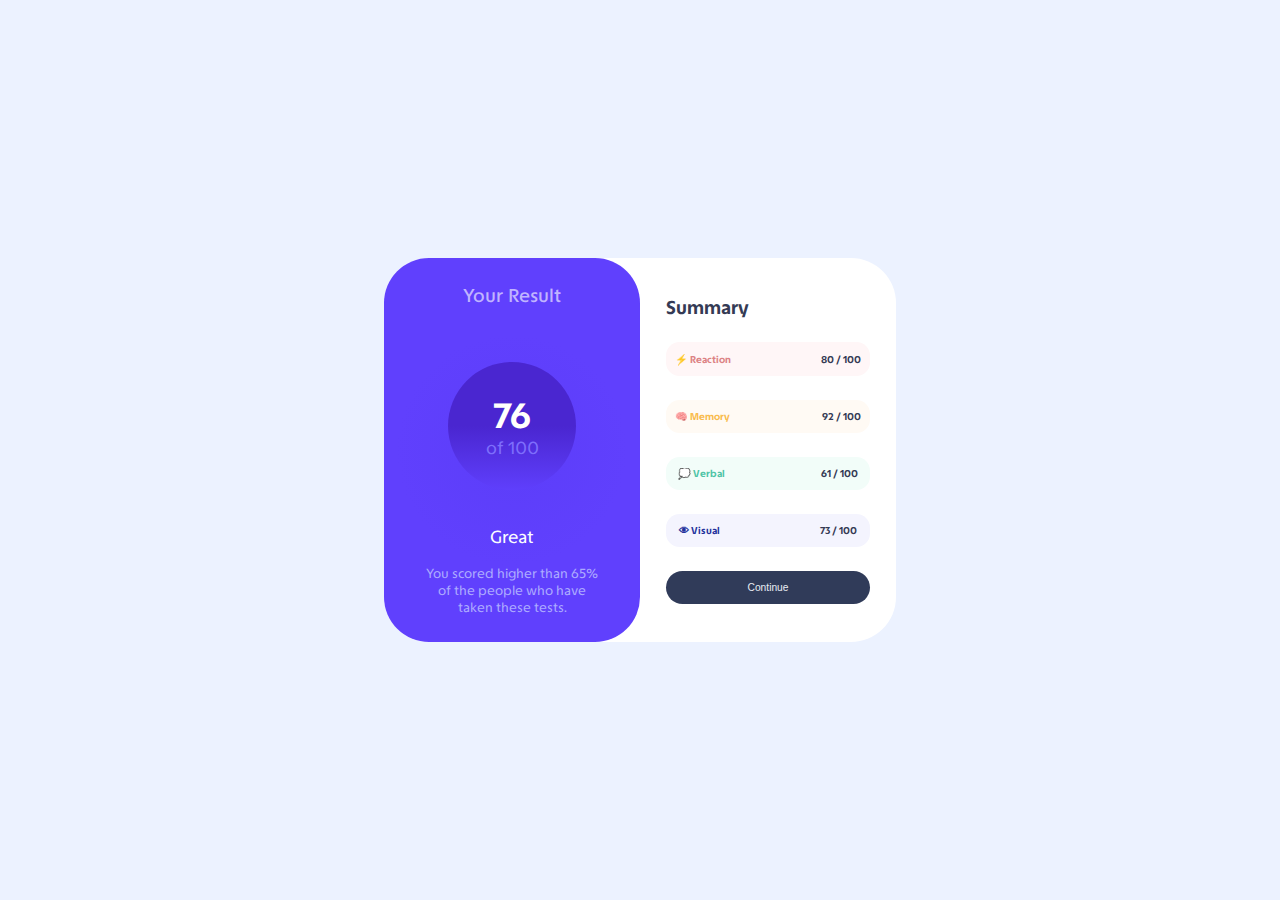
<file: index.html>
<!DOCTYPE html>
<html lang="en">
<head>
  <meta charset="UTF-8">
  <meta name="viewport" content="width=device-width, initial-scale=1.0">
  <link rel="preconnect" href="https://fonts.googleapis.com">
  <link rel="preconnect" href="https://fonts.gstatic.com" crossorigin>
  <link href="https://fonts.googleapis.com/css2?family=Inter:ital,opsz,wght@0,14..32,100..900;1,14..32,100..900&family=Luckiest+Guy&family=Roboto:wght@400;500;700&family=TASA+Explorer:wght@400..800&display=swap" rel="stylesheet">
  <link rel="stylesheet" href="responsive-layout-1.css">
  <title>Responsive Layout 1</title>
</head>
<body>
  <main>
    <div class="main-container">
      <div class="sub-container1">
        <p class="result">Your Result</p>
        <div class="score-container">
          <p class="score"><span>76</span> <br> of 100</p>
        </div>
        <p class="remarks"><span>Great</span> <br><br> You scored higher than 65% of <br class="br1">the people who have taken <br class="br1">these tests.</p>
      </div>

      <div class="sub-container2">
        <p class="summary">Summary</p>
        <div class="stats-1 stats">
          <p class="category">&#x26A1; Reaction</p>
          <p class="stats-score">80 / 100</p>
        </div>
        <div class="stats-2 stats">
          <p class="category">&#x1F9E0; Memory</p>
          <p class="stats-score">92 / 100</p>
        </div>
        <div class="stats-3 stats">
          <p class="category">&#x1F4AD; Verbal</p>
          <p class="stats-score">61 / 100</p>
        </div>
        <div class="stats-4 stats">
          <p class="category">&#x1F441; Visual</p>
          <p class="stats-score">73 / 100</p>
        </div>
        <button class="continue">Continue</button>
      </div>
    </div>
  </main>
</body>
</html>
</file>
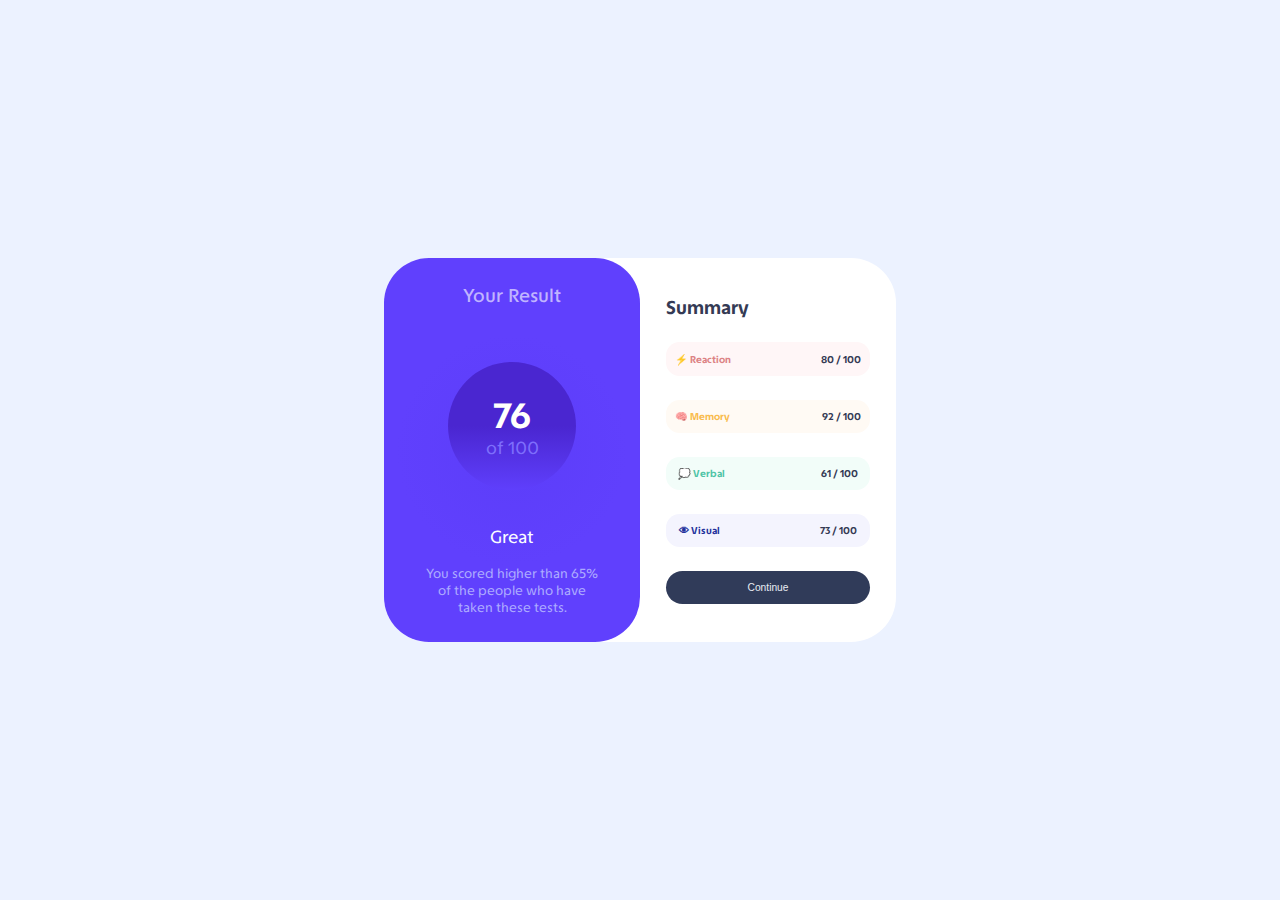
<file: responsive-layout-1.html>
<!DOCTYPE html>
<html lang="en">
<head>
  <meta charset="UTF-8">
  <meta name="viewport" content="width=device-width, initial-scale=1.0">
  <link rel="preconnect" href="https://fonts.googleapis.com">
  <link rel="preconnect" href="https://fonts.gstatic.com" crossorigin>
  <link href="https://fonts.googleapis.com/css2?family=Inter:ital,opsz,wght@0,14..32,100..900;1,14..32,100..900&family=Luckiest+Guy&family=Roboto:wght@400;500;700&family=TASA+Explorer:wght@400..800&display=swap" rel="stylesheet">
  <link rel="stylesheet" href="responsive-layout-1.css">
  <title>Responsive Layout 1</title>
</head>
<body>
  <main>
    <div class="main-container">
      <div class="sub-container1">
        <p class="result">Your Result</p>
        <div class="score-container">
          <p class="score"><span>76</span> <br> of 100</p>
        </div>
        <p class="remarks"><span>Great</span> <br><br> You scored higher than 65% of <br class="br1">the people who have taken <br class="br1">these tests.</p>
      </div>

      <div class="sub-container2">
        <p class="summary">Summary</p>
        <div class="stats-1 stats">
          <p class="category">&#x26A1; Reaction</p>
          <p class="stats-score">80 / 100</p>
        </div>
        <div class="stats-2 stats">
          <p class="category">&#x1F9E0; Memory</p>
          <p class="stats-score">92 / 100</p>
        </div>
        <div class="stats-3 stats">
          <p class="category">&#x1F4AD; Verbal</p>
          <p class="stats-score">61 / 100</p>
        </div>
        <div class="stats-4 stats">
          <p class="category">&#x1F441; Visual</p>
          <p class="stats-score">73 / 100</p>
        </div>
        <button class="continue">Continue</button>
      </div>
    </div>
  </main>
</body>
</html>
</file>
<file: responsive-layout-1.css>
html {
  font-size: 62.5%;
}

:root {
  --border-radius: 5rem;
}

* {
  box-sizing: border-box;
  padding: 0;
  margin: 0;
}

body {
  background-color: #ecf2ff;
  font-family: TASA Explorer;
  display: flex;
  justify-content: center;
  align-items: center;
  min-height: 100vh;
}

main {
  width: auto;
  height: auto;
}

.main-container {
  background-color: #ffffff;
  height: clamp(10rem, 70vw,70rem);
  width: clamp(35rem, 40vw, 100rem);
  border-radius: var(--border-radius);
  display: flex;
}

.sub-container1, .sub-container2 {
  height: 100%;
  width: 50%;
}

.sub-container1 {
  background: #5D3EFA;
  background: radial-gradient(circle,rgba(93, 62, 250, 1) 12%, rgba(96, 64, 253, 1) 50%);
  border-radius: var(--border-radius);
  text-align: center;
  display: flex;
  flex-direction: column;
  align-items: center;
  justify-content: center;
  gap: 4rem;
  padding-block: 5%;
}

.result {
  font-size: clamp(2rem, 1.5vw, 5rem);
  color: #c0b4ff;
  font-weight: 500;
  margin-bottom: 1em;
}

.score-container {
  background: #5F3FFC;
  background: linear-gradient(0deg,rgba(95, 63, 252, 1) 0%, rgba(74, 38, 208, 1) 50%);
  width: clamp(8rem, 50%, 25rem);
  aspect-ratio: 1;
  border-radius: 50%;
  display: flex;
  align-items: center;
  justify-content: center;
}

.score {
  font-size: clamp(0.8rem, 3vw, 2.5rem); 
  color: #7e6efc;
}

.score span {
  color: #fffffc;
  font-size: clamp(1.8rem, 6vw, 5rem);
  font-weight: bolder;
}

.remarks {
  color: #acaaff;
  font-size: clamp(1rem, 0.8vw, 6rem);
  margin-inline: 15%;
}

.remarks span {
  color: #fbfdff;
  font-size: clamp(1.5rem, 1.4vw, 6rem);
}

/* sub-container2 */
.sub-container2 {
  padding-inline: 5%;
  display: flex;
  flex-direction: column;
  align-items: flex-start;
  justify-content: space-around;
  padding-block: 5%;
}

.summary {
  font-size: clamp(2rem, 1.5vw, 5rem);
  font-weight: bold;
  color: #343a54;
}

.stats {
  height: clamp(3rem, 10%, 6rem);
  width: 100%;
  border-radius: 1.5rem;
  display: flex;
  align-items: center;
  justify-content: space-around;
  gap: 35%;
  font-size: clamp(1rem, 0.8vw, 6rem);
  font-weight: bold;
}

.stats-score {
  color: #343a54;
}

.stats-1 {
  background-color: #fff6f7;
  color: #dc8284;
}

.stats-2 {
  background-color: #fffaf4;
  color: #f9bb4b;
}

.stats-3 {
  background-color: #f2fdf9;
  color: #4ec4a6;
}

.stats-4 {
  background-color: #f4f4fe;
  color: #23329c;
}

.continue {
  width: 100%;
  height: 10%;
  border-radius: var(--border-radius);
  border: none;
  background-color: #303b59;
  color: #e8ecf3;
  font-size: clamp(1rem, 0.8vw, 6rem);;
}

/* queries */
@media (max-width: 123rem) {
  .main-container {
    height: clamp(40rem, 30vw,70rem);
  }
}


@media(max-width: 90rem) {
  html {
    font-size: 56.25%;
  }

  .br1 {
    display: none;
  }

  .score {
    font-size: clamp(1rem, 2vmin, 2.5rem); 
  }

  .score span {
    font-size: clamp(1rem, 4vmin, 5rem);
  }

  .remarks {
    font-size: clamp(1rem, 1.5vmin, 6rem);
  }

  .remarks span {
    font-size: clamp(1rem, 2vmin, 6rem);
  }
}

@media (max-width: 75rem) {
  .main-container {
    height: clamp(40rem, 30vw,70rem);
    width: clamp(40rem, 40vw, 100rem);;
  }
}


/* mobile */
@media (max-width: 27rem) {
  html {
    font-size: 1rem;
  }

  body {
    background-color: #ffffff;
  }

  .main-container {
    min-height: 100vh;
    flex-direction: column;
    border-radius: 0;
    width: clamp(26.4rem, 40vw, 100rem);
  }

  .sub-container1, .sub-container2 {
    width: 100%;
  }

  .sub-container1 {
    border-radius: 0 0 var(--border-radius) var(--border-radius);
    gap: 1rem;
  }

  .sub-container2{
    min-height: 30rem;
  }

  .result {
    font-size: clamp(1.7rem, 1.5vw, 5rem);
  }

  .score-container {
    width: clamp(10rem, 40vw, 100rem);
  }

  .score {
    font-size: clamp(0.8rem, 3vw, 2.5rem); 
  }

  .score span {
    font-size: clamp(1.8rem, 6vw, 5rem);
  }

  .remarks {
    font-size: clamp(1rem, 0.8vw, 6rem);
    margin-inline: 15%;
  }

  .remarks span {
    font-size: clamp(1.5rem, 1.4vw, 6rem);
  }

}

/* mid mobile */
@media (max-width: 24rem) {
  html {
    font-size: 0.9rem;
  }

  body {
    background-color: #ffffff;
  }
}
</file>
